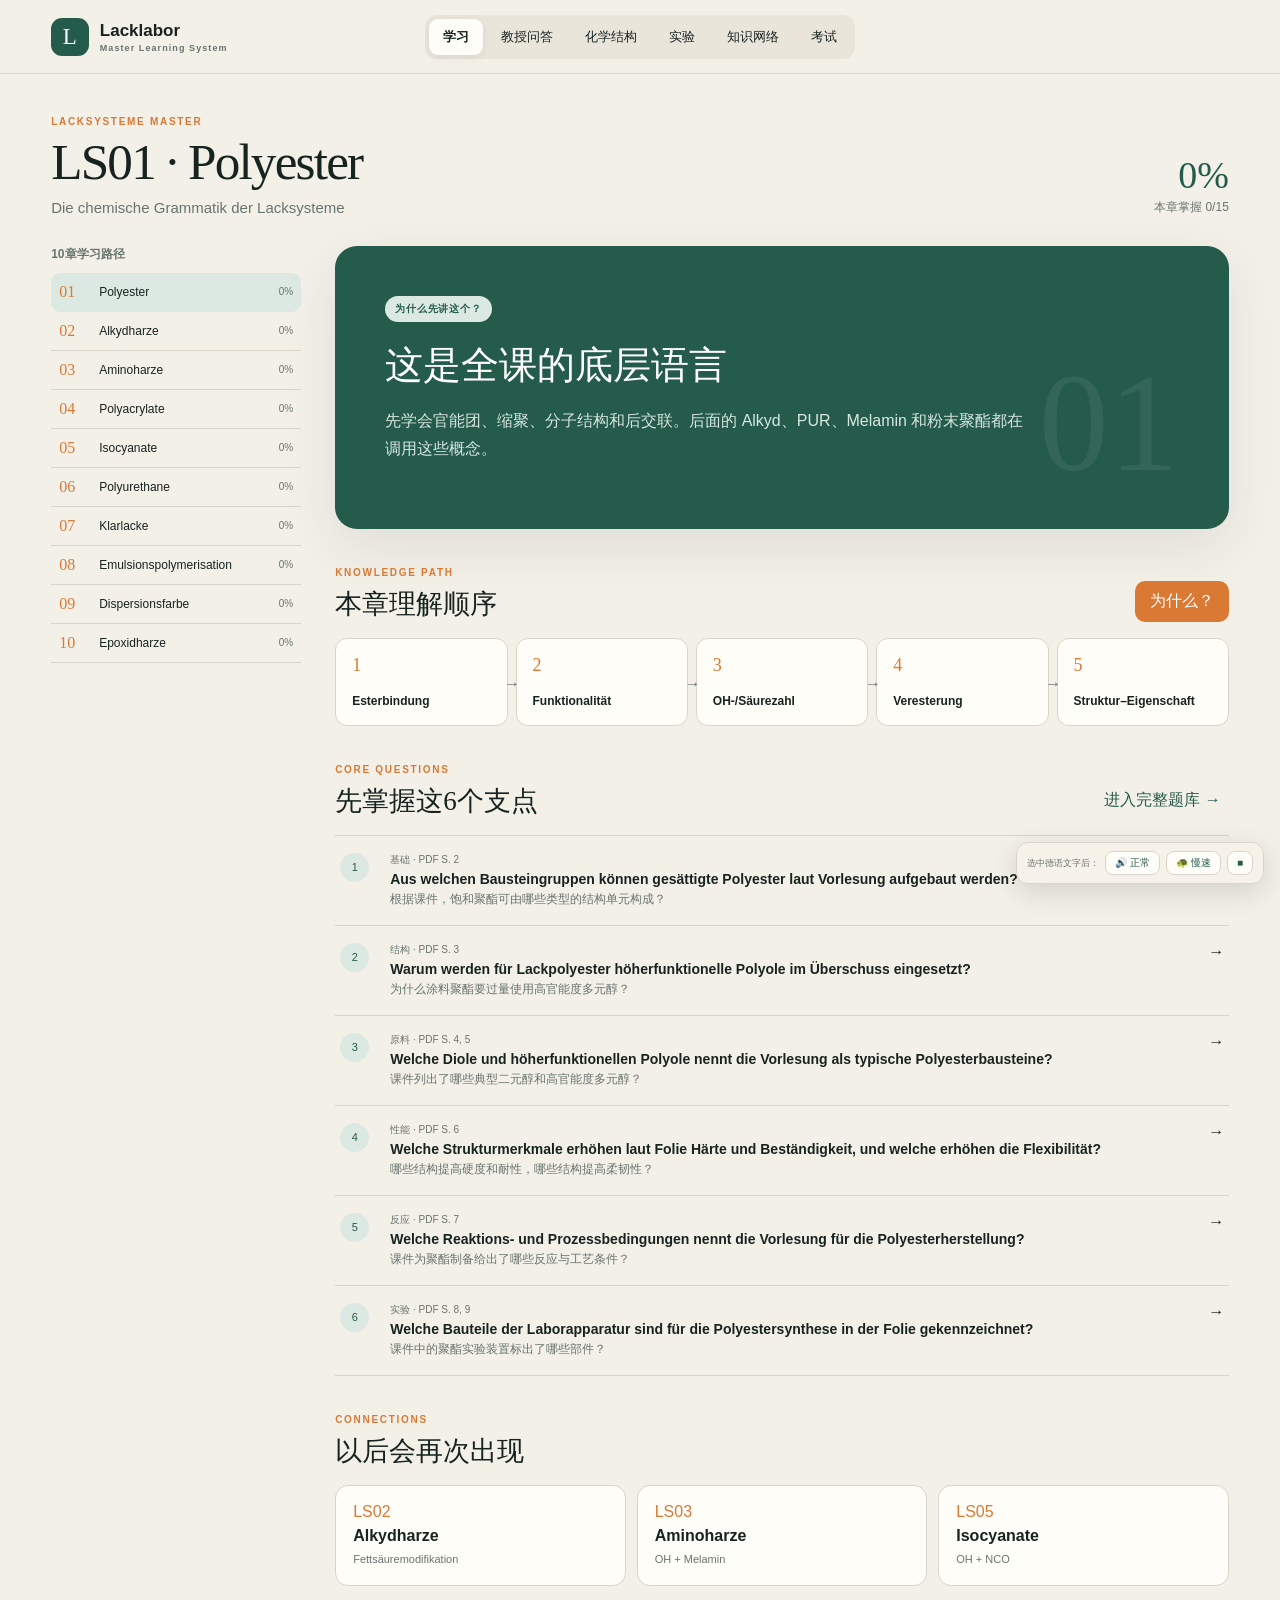
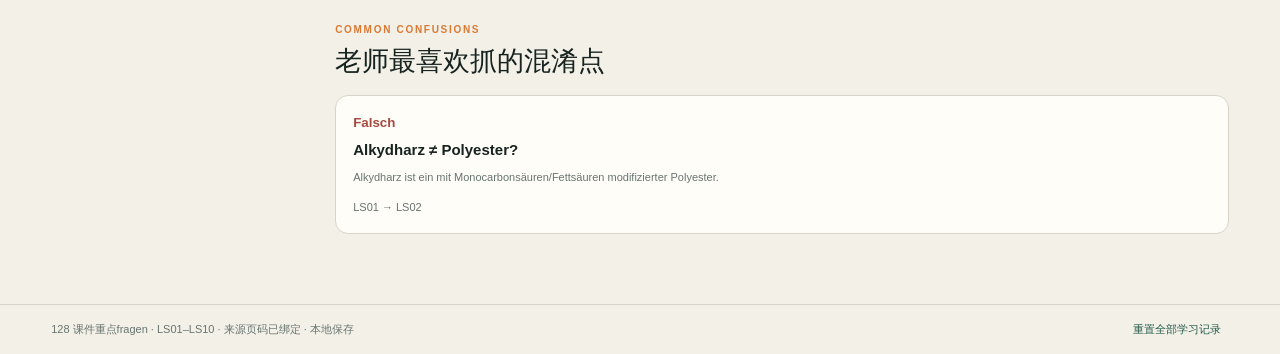
<file: index.html>
<!doctype html>
<html lang="zh-CN">
<head>
  <meta charset="utf-8">
  <meta name="viewport" content="width=device-width,initial-scale=1">
  <meta name="description" content="Lacksysteme 前10章中德双语深度学习系统">
  <title>Lacklabor · Master Learning System</title>
  <link rel="stylesheet" href="styles.css?v=4">
</head>
<body>
  <header class="topbar">
    <button class="brand" data-go="home"><span class="brand-mark">L</span><span>Lacklabor<small>Master Learning System</small></span></button>
    <nav id="mainNav" class="main-nav" aria-label="学习模式">
      <button data-mode="learn">学习</button><button data-mode="qa">教授问答</button><button data-mode="chem">化学结构</button><button data-mode="lab">实验</button><button data-mode="map">知识网络</button><button data-mode="exam">考试</button>
    </nav>
    <button id="menuBtn" class="icon-btn" aria-label="打开菜单">☰</button>
  </header>
  <main id="app"></main>
  <footer><span id="bankSummary">LS01–LS10 · 基础到教授追问 · 离线保存</span><button id="resetAll" class="text-btn">重置全部学习记录</button></footer>
  <script src="lecture-questions.js?v=7"></script>
  <script src="answer-translations.js?v=7"></script>
  <script src="learning-data.js"></script>
  <script src="why-chains.js"></script>
  <script src="chemical-data.js"></script>
  <script src="vendor/smiles-drawer.min.js"></script>
  <script src="publication-chemistry.js"></script>
  <script src="pronunciation.js"></script>
  <script src="app.js?v=6"></script>
</body>
</html>
</file>
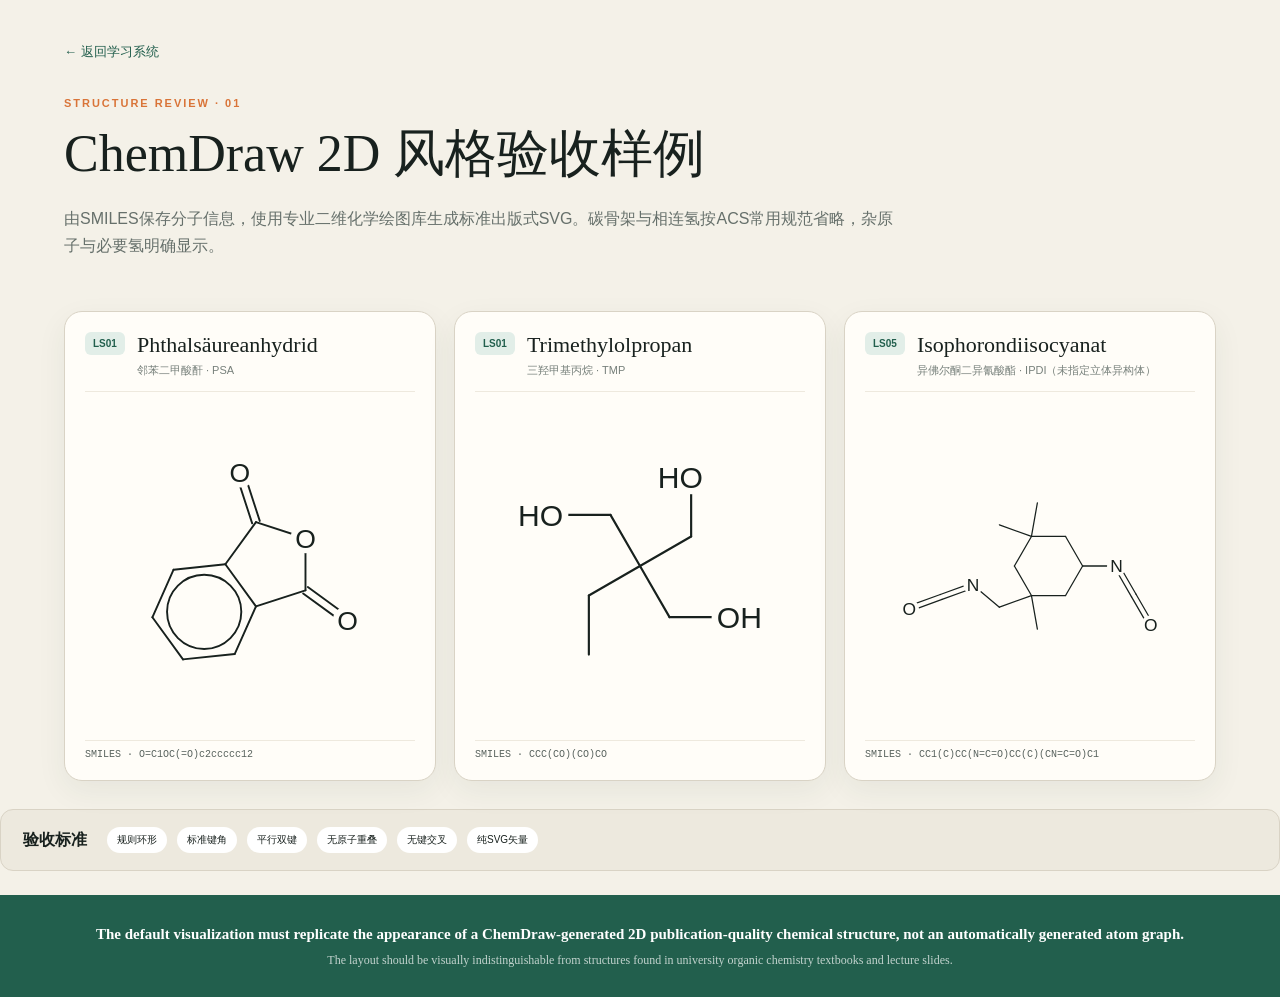
<file: structure-preview.html>
<!doctype html>
<html lang="zh-CN">
<head>
  <meta charset="utf-8">
  <meta name="viewport" content="width=device-width,initial-scale=1">
  <title>二维化学结构验收样例</title>
  <link rel="stylesheet" href="structure-preview.css">
</head>
<body>
  <header>
    <a href="index.html">← 返回学习系统</a>
    <span>STRUCTURE REVIEW · 01</span>
    <h1>ChemDraw 2D 风格验收样例</h1>
    <p>由SMILES保存分子信息，使用专业二维化学绘图库生成标准出版式SVG。碳骨架与相连氢按ACS常用规范省略，杂原子与必要氢明确显示。</p>
  </header>

  <main>
    <article>
      <div class="meta"><span>LS01</span><div><h2>Phthalsäureanhydrid</h2><p>邻苯二甲酸酐 · PSA</p></div></div>
      <svg id="mol-psa" role="img" aria-label="Phthalsäureanhydrid chemical structure"></svg>
      <code>SMILES · O=C1OC(=O)c2ccccc12</code>
    </article>

    <article>
      <div class="meta"><span>LS01</span><div><h2>Trimethylolpropan</h2><p>三羟甲基丙烷 · TMP</p></div></div>
      <svg id="mol-tmp" role="img" aria-label="Trimethylolpropan chemical structure"></svg>
      <code>SMILES · CCC(CO)(CO)CO</code>
    </article>

    <article>
      <div class="meta"><span>LS05</span><div><h2>Isophorondiisocyanat</h2><p>异佛尔酮二异氰酸酯 · IPDI（未指定立体异构体）</p></div></div>
      <svg id="mol-ipdi" role="img" aria-label="Isophorondiisocyanat chemical structure"></svg>
      <code>SMILES · CC1(C)CC(N=C=O)CC(C)(CN=C=O)C1</code>
    </article>
  </main>

  <aside>
    <b>验收标准</b>
    <span>规则环形</span><span>标准键角</span><span>平行双键</span><span>无原子重叠</span><span>无键交叉</span><span>纯SVG矢量</span>
  </aside>

  <footer>
    <strong>The default visualization must replicate the appearance of a ChemDraw-generated 2D publication-quality chemical structure, not an automatically generated atom graph.</strong>
    <p>The layout should be visually indistinguishable from structures found in university organic chemistry textbooks and lecture slides.</p>
  </footer>

  <script src="vendor/smiles-drawer.min.js"></script>
  <script src="structure-preview.js"></script>
</body>
</html>
</file>
<file: styles.css>
:root{--ink:#17231f;--muted:#68746f;--paper:#f3f0e8;--card:#fffdf8;--line:#d8d4c9;--green:#245b4b;--green2:#dce9e3;--orange:#d97934;--red:#a54a40;--yellow:#f3e6b9;--shadow:0 18px 55px rgba(25,48,39,.09)}*{box-sizing:border-box}html{scroll-behavior:smooth}body{margin:0;background:var(--paper);color:var(--ink);font-family:Inter,-apple-system,BlinkMacSystemFont,"Segoe UI","Noto Sans SC",sans-serif}button,select,textarea{font:inherit}button{cursor:pointer;color:inherit}.topbar{height:74px;padding:0 3.5vw;display:grid;grid-template-columns:1fr auto 1fr;align-items:center;border-bottom:1px solid var(--line);background:rgba(243,240,232,.94);backdrop-filter:blur(12px);position:sticky;top:0;z-index:20}.brand{border:0;background:none;display:flex;gap:11px;align-items:center;text-align:left;font-size:17px;font-weight:800}.brand-mark{width:38px;height:38px;display:grid;place-items:center;border-radius:11px;background:var(--green);color:#fff;font:23px Georgia}.brand small{display:block;font-size:9px;letter-spacing:.12em;color:var(--muted);margin-top:2px}.main-nav{display:flex;gap:4px;background:#e9e5db;padding:4px;border-radius:12px}.main-nav button{border:0;background:none;border-radius:9px;padding:9px 14px;font-size:13px}.main-nav button.active{background:var(--card);box-shadow:0 2px 9px rgba(0,0,0,.07);font-weight:700}.icon-btn{display:none;justify-self:end;border:1px solid var(--line);background:var(--card);border-radius:9px;padding:8px 11px}main{min-height:calc(100vh - 124px);max-width:1500px;margin:auto;padding:42px clamp(18px,4vw,64px) 70px}footer{height:50px;border-top:1px solid var(--line);display:flex;justify-content:space-between;align-items:center;padding:0 4vw;font-size:11px;color:var(--muted)}.text-btn{border:0;background:none;color:var(--green);padding:8px}.page-head{display:flex;justify-content:space-between;gap:25px;align-items:flex-end;margin-bottom:30px}.page-head h1{font:clamp(32px,4vw,56px)/1.05 Georgia,"Noto Serif SC",serif;letter-spacing:-.035em;margin:3px 0 10px}.page-head>div>p:last-child{margin:0;color:var(--muted);font-size:15px}.kicker{font-size:10px!important;font-weight:800;letter-spacing:.17em;color:var(--orange)!important;margin:0 0 8px!important}.head-progress{text-align:right}.head-progress b{display:block;font:38px Georgia;color:var(--green)}.head-progress span{font-size:12px;color:var(--muted)}.learn-layout{display:grid;grid-template-columns:250px 1fr;gap:34px}.chapter-rail{position:sticky;top:98px;align-self:start}.chapter-rail h3{font-size:12px;color:var(--muted);margin:0 0 10px}.chapter-rail button{width:100%;border:0;border-bottom:1px solid var(--line);background:transparent;padding:10px 8px;display:grid;grid-template-columns:32px 1fr auto;gap:8px;text-align:left;align-items:center}.chapter-rail button b{color:var(--orange);font:16px Georgia}.chapter-rail button span{font-size:12px}.chapter-rail button i{font-style:normal;font-size:10px;color:var(--muted)}.chapter-rail button.on{background:var(--green2);border-radius:9px;border-color:transparent}.content-stack{display:grid;gap:38px;min-width:0}.hero-card{background:var(--green);color:#fff;border-radius:22px;padding:clamp(28px,4vw,50px);display:flex;justify-content:space-between;box-shadow:var(--shadow);overflow:hidden}.hero-card h2{font:clamp(25px,3vw,42px) Georgia;margin:18px 0 12px}.hero-card p{color:#d8e7e1;max-width:770px;line-height:1.75}.badge{display:inline-block;background:var(--green2);color:var(--green);border-radius:100px;padding:6px 10px;font-size:10px;font-weight:800;letter-spacing:.08em}.chapter-number{font:140px/.8 Georgia;color:rgba(255,255,255,.07);align-self:flex-end}.section-title{display:flex;justify-content:space-between;align-items:flex-end;margin-bottom:16px}.section-title h2{font:27px Georgia;margin:0}.why-btn,.primary{border:0;background:var(--orange);color:#fff;border-radius:10px;padding:10px 15px}.path{display:flex;align-items:stretch;gap:8px}.path div{flex:1;min-width:0;background:var(--card);border:1px solid var(--line);border-radius:12px;padding:16px;position:relative}.path span{color:var(--orange);font:18px Georgia;display:block;margin-bottom:15px}.path b{font-size:12px}.path i{position:absolute;right:-13px;top:42%;z-index:2;color:var(--muted)}.why-panel{background:var(--yellow);padding:23px;border-radius:15px;line-height:1.7}.why-panel h3{font:23px Georgia;margin:0 0 8px}.hidden{display:none!important}.study-list{border-top:1px solid var(--line)}.study-row{width:100%;display:grid;grid-template-columns:36px 1fr auto;gap:14px;text-align:left;border:0;border-bottom:1px solid var(--line);background:transparent;padding:17px 5px}.study-row>span{width:29px;height:29px;border-radius:50%;display:grid;place-items:center;background:var(--green2);color:var(--green);font-size:11px}.study-row div{display:grid;gap:4px}.study-row small{color:var(--muted);font-size:10px}.study-row b{font-size:14px}.study-row p{margin:0;color:var(--muted);font-size:12px}.connections,.confusion-grid{display:grid;grid-template-columns:repeat(auto-fit,minmax(190px,1fr));gap:11px}.connections button,.confusion-grid article{border:1px solid var(--line);background:var(--card);border-radius:13px;padding:17px;text-align:left}.connections button{display:grid;gap:6px;color:var(--orange)}.connections b{color:var(--ink)}.connections span,.confusion-grid p,.confusion-grid span{font-size:11px;color:var(--muted);line-height:1.55}.confusion-grid small{color:var(--red);font-weight:800}.confusion-grid h3{font-size:15px;margin:10px 0}.qa-toolbar{display:flex;align-items:center;gap:15px;margin-bottom:15px}.qa-toolbar label{font-size:11px;color:var(--muted)}select{border:1px solid var(--line);background:var(--card);border-radius:8px;padding:9px}.mini-progress{height:4px;background:var(--line);flex:1;border-radius:8px}.mini-progress i{display:block;height:100%;background:var(--green)}.qa-layout{display:grid;grid-template-columns:minmax(0,1fr) 400px;gap:22px}.question{background:var(--green);color:white;border-radius:20px;padding:clamp(25px,4vw,48px)}.question>div{display:flex;justify-content:space-between;font-size:10px;color:#bad4ca}.question h2{font:clamp(25px,3vw,40px)/1.25 Georgia;margin:25px 0 16px}.question p{color:#d8e7e1;line-height:1.7}.why-strip{display:grid;grid-template-columns:auto 1fr auto;gap:13px;align-items:center;background:var(--yellow);padding:14px 17px;margin:12px 0;border-radius:12px;font-size:12px;line-height:1.5}.why-strip>b{color:var(--orange)}.why-strip button{border:0;background:none;font-size:11px;color:var(--green)}.accordions{display:grid;gap:8px}.acc{background:var(--card);border:1px solid var(--line);border-radius:12px;overflow:hidden}.acc>button{width:100%;border:0;background:none;display:flex;justify-content:space-between;padding:15px;text-align:left}.acc>div{padding:0 15px 18px;line-height:1.72;white-space:pre-line;font-size:14px}.acc.closed>div{display:none}.q-actions{display:flex;gap:8px;flex-wrap:wrap;margin-top:14px}.q-actions button,.oral-actions button,.finish button,.trap button{border:1px solid var(--line);background:var(--card);padding:10px 14px;border-radius:9px}.q-actions .done,.oral-actions .primary{background:var(--green);color:#fff}.warn{background:#f5ddd8!important;color:var(--red)!important}.answer-box{position:sticky;top:95px;align-self:start;background:#e8e3d8;padding:24px;border-radius:17px}.answer-box h2{font:25px Georgia;margin:4px 0 12px}.answer-box textarea,.oral textarea,.why-exam textarea{width:100%;min-height:290px;border:1px solid #c8c1b4;border-radius:12px;background:var(--card);padding:15px;resize:vertical;line-height:1.6}.answer-box>.primary{width:100%;margin-top:10px;background:var(--green)}.answer-box>p:last-child{font-size:10px;color:var(--muted);text-align:center}.score{font:35px Georgia;color:var(--green);margin-top:15px}.chips{display:flex;gap:5px;flex-wrap:wrap}.chips span{font-size:10px;padding:5px 7px;border-radius:6px;background:#f1dacf;color:#81431e}.chips .hit{background:var(--green2);color:var(--green)}.lab-tabs,.exam-tabs{display:flex;gap:7px;overflow:auto;padding-bottom:10px}.lab-tabs button,.exam-tabs button{border:1px solid var(--line);background:var(--card);padding:10px 13px;border-radius:10px;white-space:nowrap;font-size:12px}.lab-tabs button.active,.exam-tabs button.active{background:var(--green);color:white;border-color:var(--green)}.lab-tabs span{color:var(--orange);margin-right:5px}.lab-stage{display:grid;grid-template-columns:250px minmax(0,1fr) 270px;gap:18px;margin-top:14px}.lab-status,.decision,.lab-notes{border:1px solid var(--line);background:var(--card);border-radius:17px;padding:23px}.lab-status h2{font:25px Georgia}.lab-status>p:not(.kicker),.lab-notes p{color:var(--muted);font-size:12px;line-height:1.6}.lab-line{display:flex;gap:4px;margin:25px 0}.lab-line span{width:26px;height:26px;display:grid;place-items:center;border-radius:50%;background:#e8e4da;font-size:10px}.lab-line span.done{background:var(--green2);color:var(--green)}.lab-line span.now{background:var(--orange);color:#fff}.lab-status strong{float:right;color:var(--orange)}.decision h2{font:32px Georgia;margin:8px 0}.step-name{color:var(--muted)}.choices{display:grid;grid-template-columns:1fr 1fr;gap:10px;margin-top:25px}.choices button{border:1px solid var(--line);background:#f6f3ec;border-radius:12px;padding:18px;text-align:left;min-height:76px}.choices button:hover{border-color:var(--green);background:var(--green2)}.ok,.bad{margin-top:16px;padding:15px;border-radius:10px}.ok{background:var(--green2);color:var(--green)}.bad{background:#f6dfdb;color:var(--red)}.finish{text-align:center;padding:40px}.finish>span{font-size:45px;color:var(--green)}.map-layout{display:grid;grid-template-columns:minmax(0,1fr) 330px;gap:22px}.course-map{min-width:0}.map-spine{display:grid;grid-template-columns:repeat(2,1fr);gap:8px}.map-spine button{border:1px solid var(--line);background:var(--card);border-radius:12px;padding:14px;display:grid;grid-template-columns:34px 1fr;text-align:left}.map-spine span{grid-row:1/3;color:var(--orange);font:20px Georgia}.map-spine b{font-size:14px}.map-spine small{color:var(--muted);font-size:10px;margin-top:3px}.map-spine button.active{background:var(--green);color:white}.map-spine button.active small{color:#c9ddd5}.map-arrows{display:flex;flex-wrap:wrap;gap:5px;margin-top:12px}.map-arrows button{border:0;background:#e5e1d7;border-radius:100px;padding:6px 9px;font-size:9px;color:var(--muted)}.map-arrows button.active{background:var(--yellow);color:var(--ink)}.map-detail{position:sticky;top:94px;align-self:start;background:var(--card);border:1px solid var(--line);border-radius:17px;padding:24px}.map-detail h2{font:28px Georgia;margin:12px 0 5px}.map-detail>p{color:var(--muted);font-size:12px;line-height:1.65}.map-detail h3{font-size:13px;margin-top:22px}.map-detail ol{padding-left:20px;font-size:12px;line-height:1.8}.map-links{display:grid;gap:5px}.map-links button{border:0;background:var(--green2);color:var(--green);border-radius:7px;padding:8px;text-align:left;font-size:10px}.map-detail>.primary{width:100%;margin-top:20px;background:var(--green)}.oral,.why-exam,.stats{max-width:900px;margin:20px auto;background:var(--card);border:1px solid var(--line);border-radius:18px;padding:clamp(24px,4vw,45px)}.oral>span,.why-exam>span{font-size:10px;color:var(--orange)}.oral h2,.why-exam h2{font:28px Georgia}.oral blockquote{font:clamp(22px,3vw,34px)/1.4 Georgia;margin:25px 0;border-left:3px solid var(--orange);padding-left:20px}.oral-actions{display:flex;justify-content:flex-end;gap:8px;margin-top:10px}.model{background:var(--green2);padding:20px;border-radius:12px;margin-top:18px;white-space:pre-line;line-height:1.65}.why-ladder{display:grid;gap:8px;margin:25px 0}.why-ladder div{display:grid;grid-template-columns:35px 1fr;align-items:center;background:#ece8df;color:#9a9f9d;border-radius:10px;padding:11px}.why-ladder b{width:26px;height:26px;display:grid;place-items:center;border-radius:50%;background:#ded9cd}.why-ladder p{margin:0}.why-ladder div.shown{background:var(--green2);color:var(--ink)}.why-ladder div.shown b{background:var(--green);color:#fff}.why-exam>.primary{display:block;margin:10px auto}.trap{background:var(--yellow);padding:20px;border-radius:12px}.stats-top{display:grid;grid-template-columns:repeat(3,1fr);gap:10px}.stats-top article{background:#efebe2;padding:17px;border-radius:12px}.stats-top span,.stats-top small{display:block;color:var(--muted);font-size:10px}.stats-top b{font:35px Georgia;color:var(--green)}.stats>button{width:100%;display:grid;grid-template-columns:210px 1fr 130px;align-items:center;gap:12px;border:0;border-bottom:1px solid var(--line);background:none;padding:13px 3px;text-align:left;font-size:11px}.stats>button>div{height:6px;background:#e2ded3}.stats>button i{display:block;height:100%;background:var(--red)}.stats>button b{text-align:right;color:var(--muted)}
@media(max-width:1050px){.qa-layout{grid-template-columns:1fr}.answer-box{position:relative;top:auto}.lab-stage{grid-template-columns:230px 1fr}.lab-notes{grid-column:1/3}.learn-layout{grid-template-columns:205px 1fr}.path{flex-wrap:wrap}.path div{flex-basis:30%}.path i{display:none}}
@media(max-width:760px){.topbar{grid-template-columns:1fr auto}.main-nav{display:none;position:absolute;top:64px;right:15px;flex-direction:column;background:var(--card);border:1px solid var(--line);padding:8px;box-shadow:var(--shadow)}.main-nav.open{display:flex}.icon-btn{display:block}.learn-layout,.map-layout,.lab-stage{display:block}.chapter-rail{position:relative;top:auto;display:flex;overflow:auto;margin-bottom:20px}.chapter-rail h3{display:none}.chapter-rail button{min-width:135px;border:1px solid var(--line);border-radius:9px}.hero-card{padding:26px}.chapter-number{display:none}.path div{flex-basis:45%}.lab-status,.decision,.lab-notes,.map-detail{margin-bottom:12px}.map-detail{position:relative;top:auto}.map-spine{grid-template-columns:1fr}.page-head{align-items:flex-start}.qa-toolbar{flex-wrap:wrap}.question h2{font-size:25px}.why-strip{grid-template-columns:auto 1fr}.why-strip button{grid-column:1/3}.stats>button{grid-template-columns:1fr}.stats>button b{text-align:left}.stats-top{grid-template-columns:1fr}.choices{grid-template-columns:1fr}main{padding-top:25px}}
@media(max-width:480px){.brand small{display:none}.page-head{display:block}.head-progress{text-align:left;margin-top:15px}.path div{flex-basis:100%}.connections,.confusion-grid{grid-template-columns:1fr}.q-actions button{flex:1}.oral-actions{display:grid}.lab-tabs{margin-right:-18px}.study-row p{display:none}}
.qa-workspace{display:grid;grid-template-columns:300px minmax(0,1fr);gap:20px}.qa-workspace.directory-closed{grid-template-columns:1fr}.qa-workspace.directory-closed>.question-directory{display:none}.question-directory{max-height:calc(100vh - 120px);overflow:auto;position:sticky;top:92px;align-self:start;background:var(--card);border:1px solid var(--line);border-radius:15px;padding:12px}.question-directory h3{font:20px Georgia;margin:5px 7px 12px}.question-directory>section>button{width:100%;display:grid;gap:4px;text-align:left;border:0;border-top:1px solid var(--line);background:transparent;padding:12px 7px}.question-directory>section>button small{font-size:9px;color:var(--muted)}.question-directory>section.open>button{color:var(--green)}.question-directory section>div{display:grid;gap:3px}.question-directory section>div>button{border:0;background:#f1eee6;border-radius:8px;padding:9px;display:grid;grid-template-columns:25px 1fr;gap:7px;text-align:left}.question-directory section>div>button>span{font:13px Georgia;color:var(--orange)}.question-directory section>div>button b{display:block;font-size:10px;line-height:1.35}.question-directory section>div>button small{display:block;color:var(--muted);font-size:8px;margin-top:3px}.question-directory section>div>button.active{background:var(--green);color:#fff}.question-directory section>div>button.active small{color:#c9ddd5}.qa-toolbar>button{border:1px solid var(--line);background:var(--card);border-radius:8px;padding:9px}.qa-toolbar select{max-width:360px}.source-card{margin-top:9px;background:var(--green2);border-radius:11px;padding:13px;font-size:11px}.source-card p{margin:5px 0}.source-card small{color:var(--muted)}.audit-summary{display:grid;grid-template-columns:repeat(3,1fr);gap:12px;margin-bottom:18px}.audit-summary article{background:var(--card);border:1px solid var(--line);border-radius:13px;padding:18px}.audit-summary span{display:block;font-size:11px;color:var(--muted)}.audit-summary b{display:block;font:36px Georgia;color:var(--green);margin-top:4px}.audit-filters{display:flex;gap:12px;align-items:end;flex-wrap:wrap;margin-bottom:14px}.audit-filters label{display:grid;gap:4px;font-size:10px;color:var(--muted)}.audit-filters input{border:1px solid var(--line);background:var(--card);border-radius:8px;padding:9px;width:110px}.audit-table{overflow:auto;background:var(--card);border:1px solid var(--line);border-radius:14px}.audit-table table{border-collapse:collapse;width:100%;min-width:1100px;font-size:10px}.audit-table th,.audit-table td{padding:10px;border-bottom:1px solid var(--line);vertical-align:top;text-align:left;line-height:1.45}.audit-table th{position:sticky;top:0;background:#e9e5db}.audit-table td:nth-child(4){min-width:260px}.audit-table td:nth-child(5){min-width:280px}.audit-table code{display:inline-block;background:#f2ded9;color:var(--red);padding:2px 4px;border-radius:4px;margin:1px}.audit-table .verified{color:var(--green)}.audit-table .review{color:var(--red);font-weight:700}
@media(max-width:1150px){.qa-workspace{grid-template-columns:240px minmax(0,1fr)}.qa-workspace .qa-layout{grid-template-columns:1fr}.qa-workspace .answer-box{position:relative;top:auto}}
@media(max-width:760px){.qa-workspace{display:block}.question-directory{position:relative;top:auto;max-height:420px;margin-bottom:12px}.audit-summary{grid-template-columns:1fr}.main-nav{max-height:75vh;overflow:auto}}
.why-selectors{display:grid;grid-template-columns:190px 1fr auto;gap:10px;align-items:end;margin-bottom:22px}.why-selectors label{font-size:10px;color:var(--muted)}.why-selectors select{display:block;width:100%;margin-top:5px}.why-selectors>span{font-size:11px;color:var(--muted);padding-bottom:10px}.mechanism-answer{margin:22px 0;background:#172622;color:#e8f1ed;border-radius:14px;padding:20px}.mechanism-answer h3{font:22px Georgia;margin:5px 0 15px}.mechanism-answer pre{margin:0;white-space:pre-wrap;overflow-wrap:anywhere;font:13px/1.75 "SFMono-Regular",Consolas,monospace;color:#d9e9e2}.mechanism-answer .kicker{color:#efaa75!important}
@media(max-width:760px){.why-selectors{grid-template-columns:1fr}.why-selectors>span{padding:0}}
.chem-toolbar{display:grid;grid-template-columns:minmax(220px,1fr) 220px auto;gap:10px;align-items:center;margin-bottom:14px}.chem-toolbar input{border:1px solid var(--line);background:var(--card);border-radius:9px;padding:10px 13px}.chem-toolbar>span{font-size:11px;color:var(--muted)}.chem-layout{display:grid;grid-template-columns:280px minmax(0,1fr);gap:18px}.chem-list{max-height:760px;overflow:auto;border:1px solid var(--line);border-radius:15px;background:var(--card);padding:6px}.chem-list button{width:100%;border:0;border-bottom:1px solid var(--line);background:transparent;padding:10px 8px;display:grid;grid-template-columns:40px 1fr;gap:7px;text-align:left}.chem-list button>span{font:13px Georgia;color:var(--orange)}.chem-list button div{display:grid;gap:3px}.chem-list button b{font-size:11px}.chem-list button small{font-size:9px;color:var(--muted)}.chem-list button.active{background:var(--green2);border-radius:8px}.chem-stage{min-width:0;background:var(--card);border:1px solid var(--line);border-radius:17px;padding:22px}.chem-title{display:flex;justify-content:space-between;gap:15px}.chem-title h2{font:30px Georgia;margin:10px 0 3px}.chem-title p{color:var(--muted);font-size:12px}.representative{background:var(--yellow);border-radius:10px;padding:9px 12px;color:#7a5f13;font-size:11px;text-align:center}.chem-view-tabs{display:flex;gap:6px;flex-wrap:wrap;margin:15px 0}.chem-view-tabs button{border:1px solid var(--line);background:#f0ede5;border-radius:8px;padding:8px 11px;font-size:10px}.chem-view-tabs button.active{background:var(--green);border-color:var(--green);color:#fff}.chem-canvas{border:1px solid var(--line);border-radius:13px;background:#fffdf8;overflow:auto;min-height:420px}.chem-svg{display:block;width:100%;min-width:650px;height:auto}.chem-svg .bonds line{stroke:#28322f;stroke-width:2.2;stroke-linecap:round}.chem-svg .atoms text{text-anchor:middle;font:500 14px "SFMono-Regular",Consolas,monospace;pointer-events:none}.chem-svg .atom{cursor:help}.chem-svg .atom:hover circle{stroke-width:5}.chem-legend{display:flex;flex-wrap:wrap;gap:8px 14px;margin-top:12px}.chem-legend span{font-size:9px;color:var(--muted);display:flex;align-items:center;gap:5px}.chem-legend i{width:9px;height:9px;border-radius:50%;background:var(--c)}.chem-note{margin-top:14px;background:#f0ede5;border-radius:10px;padding:13px}.chem-note b{font-size:11px}.chem-note p{font-size:10px;color:var(--muted);line-height:1.55;margin:5px 0}
@media(max-width:850px){.chem-layout{grid-template-columns:1fr}.chem-list{max-height:210px}.chem-toolbar{grid-template-columns:1fr 1fr}.chem-toolbar>span{grid-column:1/3}.chem-stage{padding:14px}}@media(max-width:520px){.chem-toolbar{grid-template-columns:1fr}.chem-toolbar>span{grid-column:auto}.chem-title{display:block}.chem-canvas{min-height:320px}.chem-svg{min-width:560px}}
.publication-structure{display:block;width:100%;min-width:650px;height:auto;aspect-ratio:920/570}.mode-pending{min-height:420px;display:grid;place-content:center;text-align:center;padding:40px;color:var(--muted)}.mode-pending b{font:28px Georgia;color:var(--green)}.mode-pending p{max-width:480px;line-height:1.6}.chem-note code{font-size:10px;overflow-wrap:anywhere}
.chem-empty{min-height:520px;display:grid;place-content:center;text-align:center;color:var(--muted)}.chem-empty h2{font:30px Georgia;color:var(--green);margin-bottom:8px}.chem-empty p{max-width:440px;line-height:1.6}
.pronunciation{margin-top:12px;display:grid;gap:8px}.pronunciation-actions{display:flex;gap:7px;flex-wrap:wrap;align-items:center}.speak-button,.speak-stop,.selection-speech button{border:1px solid var(--line);background:#fffdf8;color:var(--green);border-radius:8px;padding:6px 9px;font-size:10px;line-height:1;cursor:pointer}.speak-button:hover,.speak-button.playing,.selection-speech button:hover{background:var(--green);border-color:var(--green);color:#fff}.speak-button.loop.playing{background:var(--orange);border-color:var(--orange)}.speak-button.compact{display:inline-grid;place-items:center;width:27px;height:27px;padding:0;border-radius:50%;vertical-align:middle;margin-left:5px}.ipa{margin:0!important;font:12px "SFMono-Regular",Consolas,monospace;color:var(--muted)!important}.ipa b{font:9px Arial,sans-serif;color:var(--orange);letter-spacing:.12em;margin-right:6px}.syllables{display:flex;gap:7px;align-items:center;flex-wrap:wrap}.syllables span{padding:4px 7px;border-radius:6px;background:#e9eee9;font-size:11px;color:var(--green);cursor:help}.syllables i{font-style:normal;color:#aaa}.selection-speech{position:fixed;right:16px;bottom:16px;z-index:50;display:flex;align-items:center;gap:6px;padding:8px 10px;border:1px solid var(--line);border-radius:12px;background:#f7f3e9eF;box-shadow:0 8px 28px #14251d24;backdrop-filter:blur(8px)}.selection-speech span{font-size:9px;color:var(--muted)}@media(max-width:650px){.selection-speech span{display:none}.selection-speech{right:8px;bottom:8px}.chem-title .pronunciation{max-width:100%}}
</file>
<file: structure-preview.css>
:root{--ink:#18211e;--green:#225f4d;--paper:#f4f1e8;--line:#d9d3c5;--orange:#d97438}
*{box-sizing:border-box}body{margin:0;background:var(--paper);color:var(--ink);font-family:Arial,"Noto Sans SC",sans-serif}header{max-width:1440px;margin:auto;padding:42px 5vw 24px}header a{color:var(--green);text-decoration:none;font-size:13px}header>span{display:block;margin-top:36px;color:var(--orange);font-size:11px;font-weight:700;letter-spacing:.18em}h1{font:52px Georgia,serif;margin:10px 0}header p{max-width:840px;color:#66706b;line-height:1.7}main{max-width:1440px;margin:auto;padding:12px 5vw 28px;display:grid;grid-template-columns:repeat(3,minmax(0,1fr));gap:18px}article{background:#fffdf8;border:1px solid var(--line);border-radius:18px;padding:20px;box-shadow:0 10px 30px #273d3210;min-width:0}.meta{display:flex;gap:12px;align-items:flex-start}.meta>span{background:#e2eee8;color:var(--green);padding:6px 8px;border-radius:6px;font-size:10px;font-weight:700}.meta h2{font:22px Georgia,serif;margin:0}.meta p{font-size:11px;color:#77807b;margin:5px 0}svg{width:100%;height:350px;display:block;margin:8px 0;border-top:1px solid #eee9de;border-bottom:1px solid #eee9de}code{display:block;overflow:auto;color:#59635e;font-size:10px;white-space:nowrap}aside{max-width:1296px;margin:0 auto 24px;padding:17px 22px;border:1px solid var(--line);border-radius:13px;display:flex;gap:10px;align-items:center;flex-wrap:wrap;background:#ede9de}aside b{margin-right:10px}aside span{background:white;border-radius:99px;padding:6px 10px;font-size:10px}footer{background:var(--green);color:white;padding:28px 5vw;text-align:center;font:15px Georgia,serif;line-height:1.5}footer p{opacity:.72;margin:5px 0 0;font-size:12px}@media(max-width:950px){main{grid-template-columns:1fr}article{max-width:700px;width:100%;margin:auto}h1{font-size:38px}}
</file>
